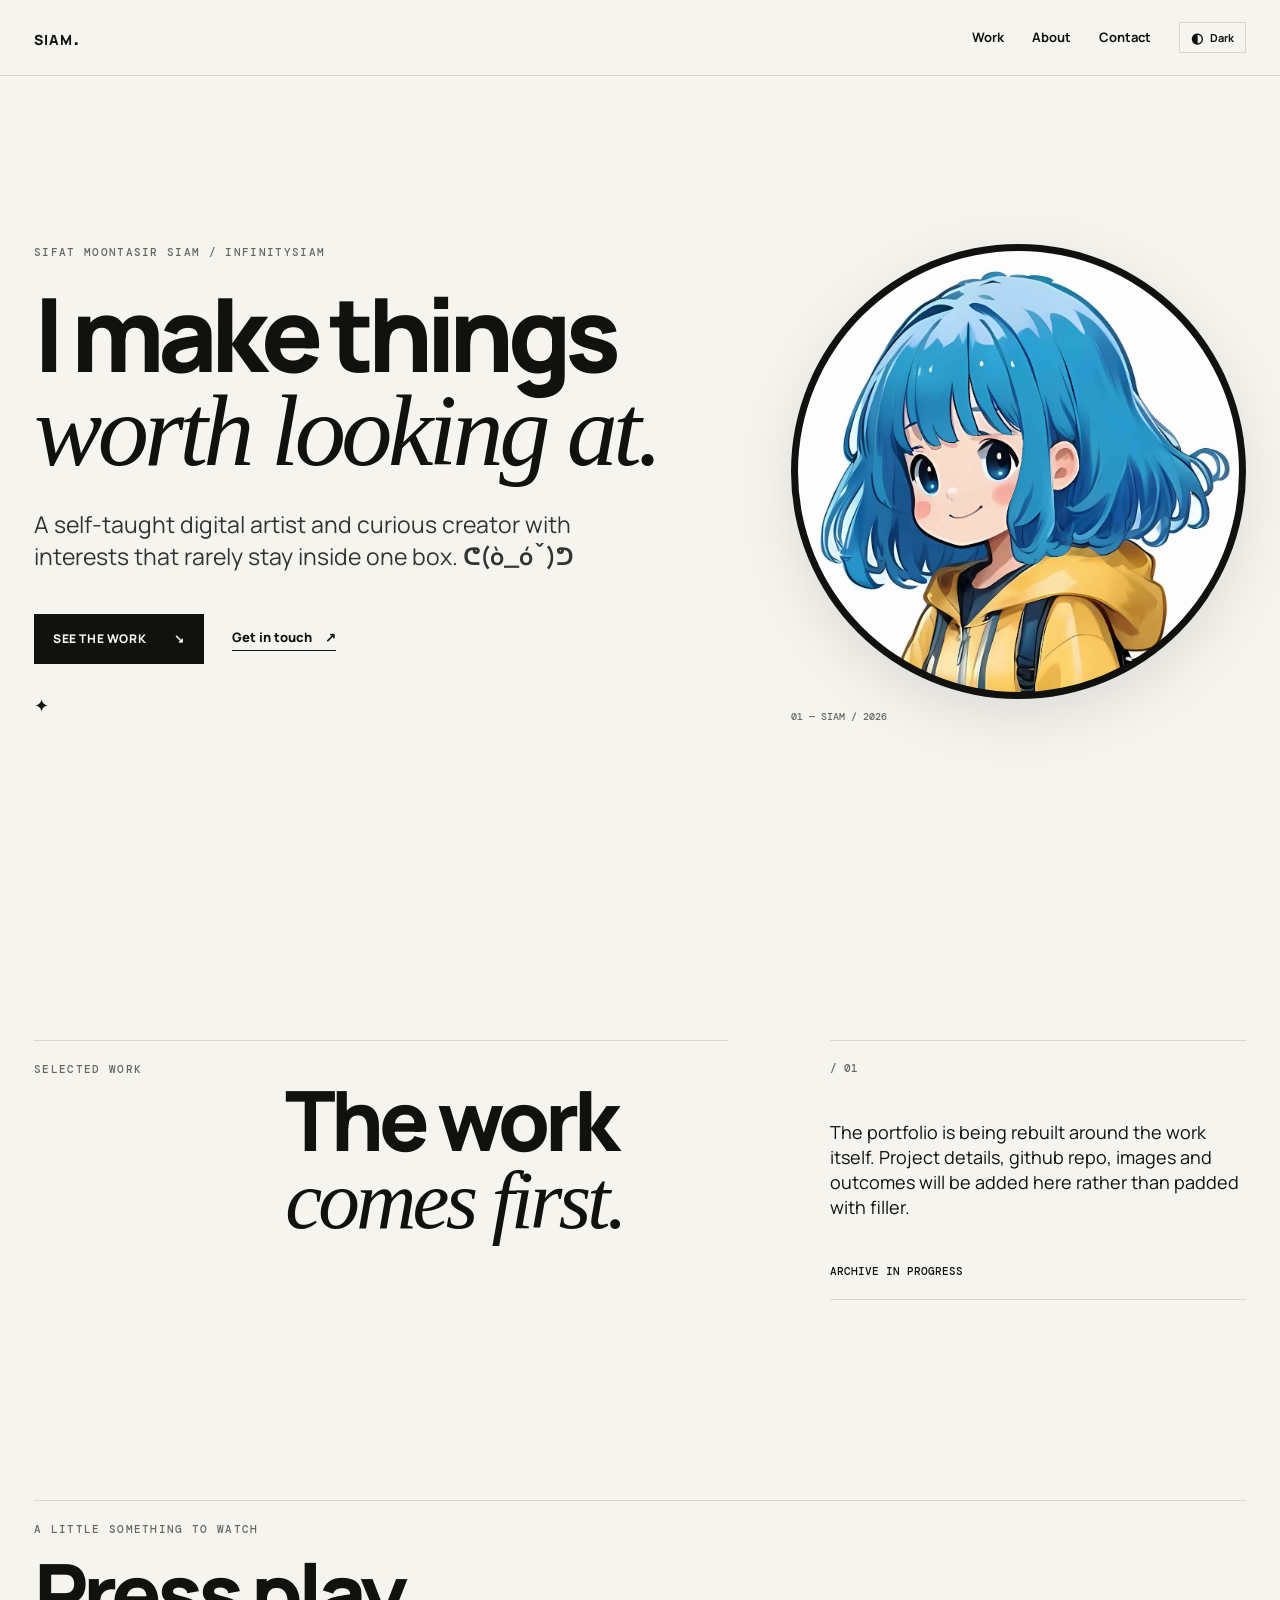
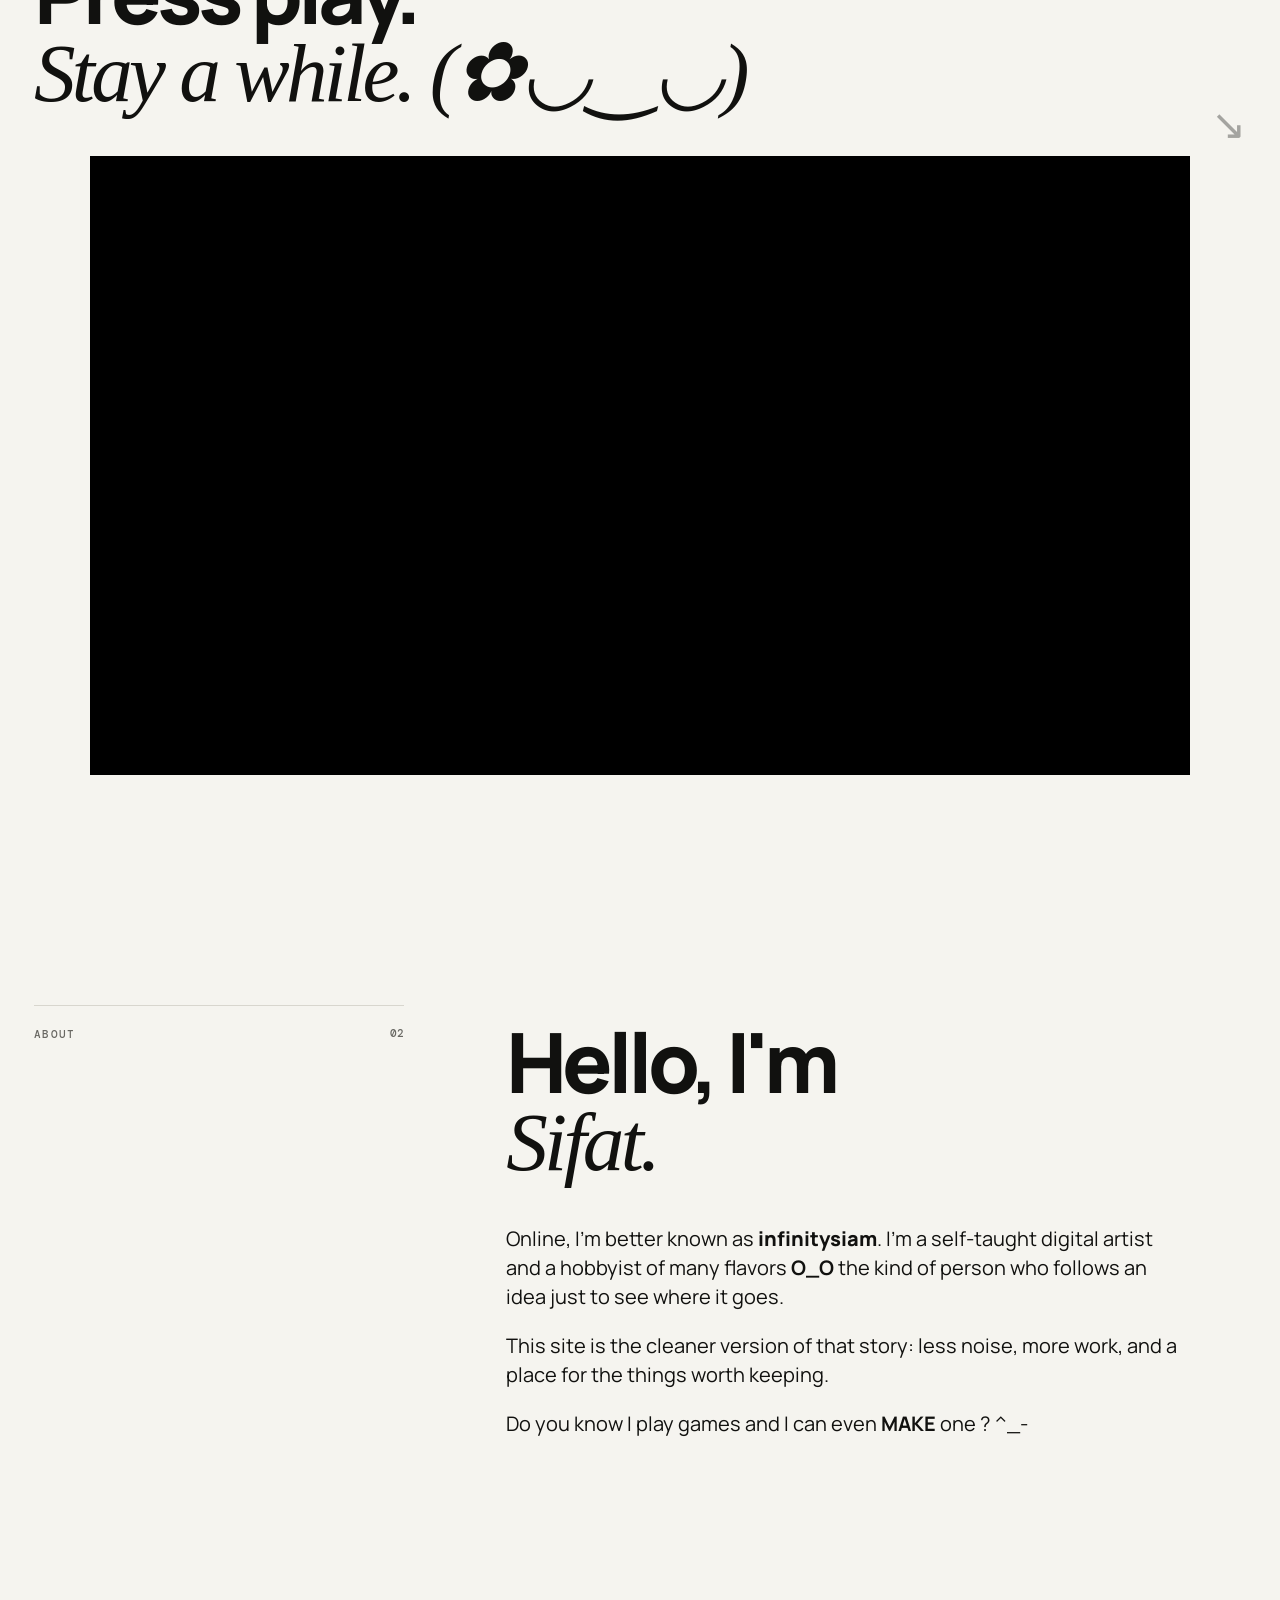
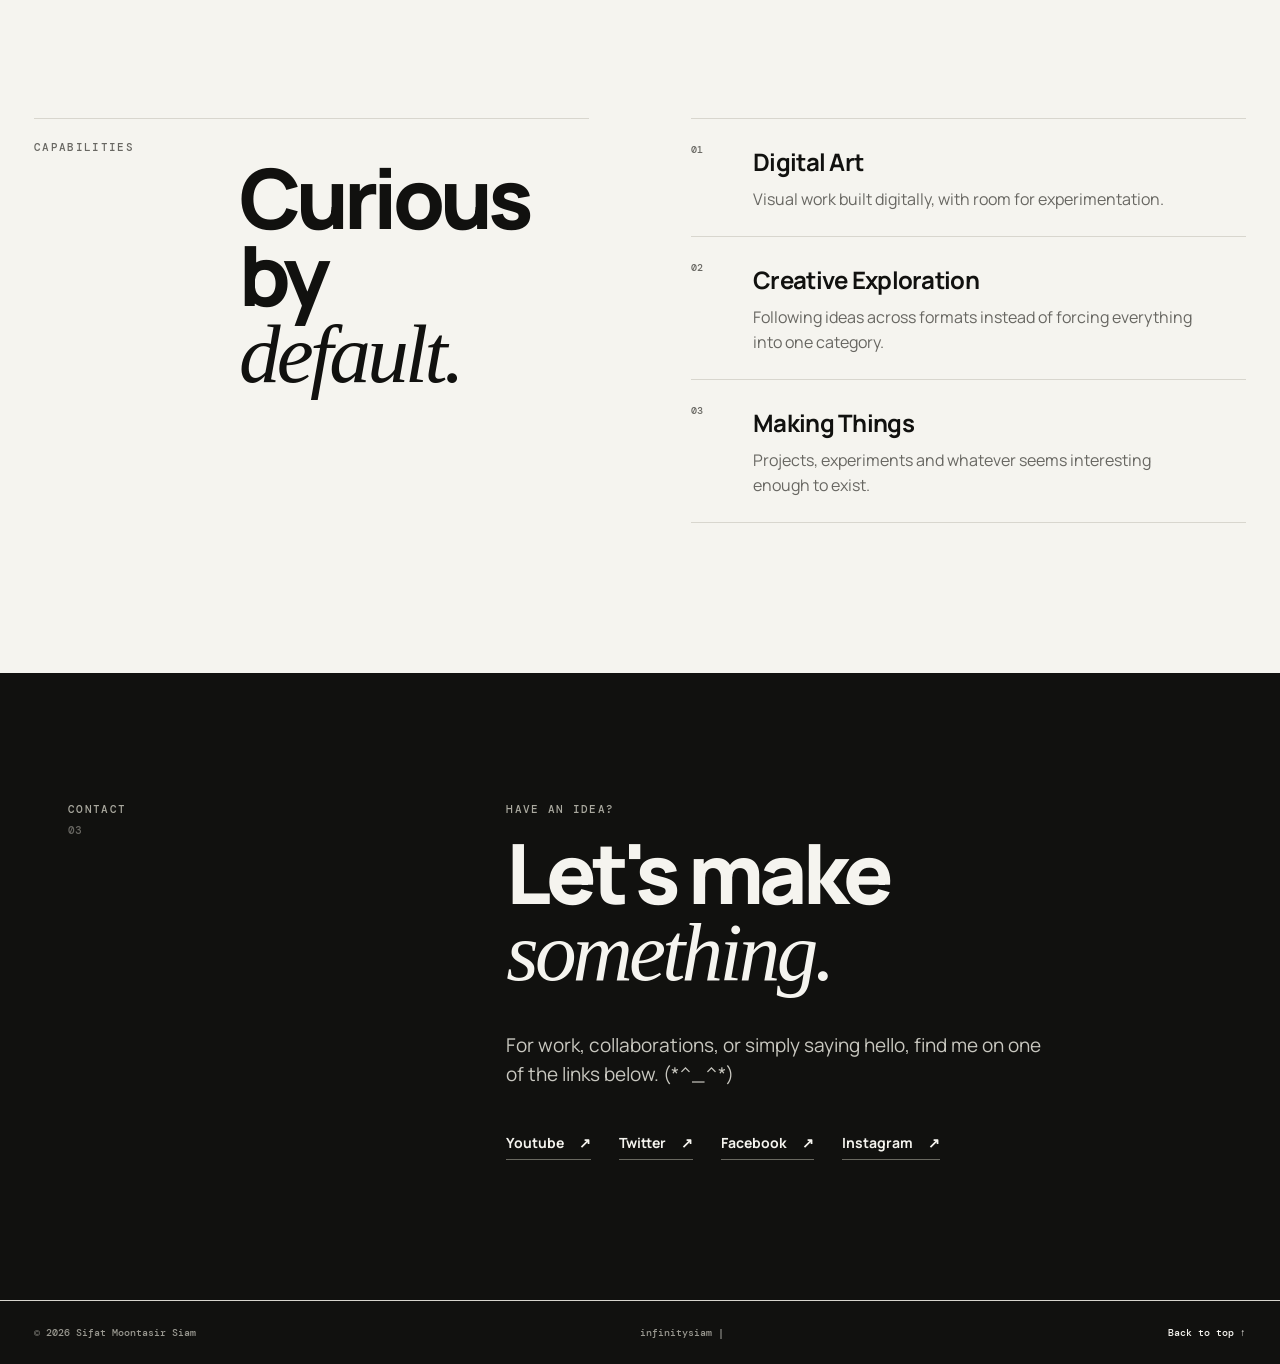
<file: index.html>
<!doctype html>
<html lang="en">
<head>
  <meta charset="utf-8">
  <meta name="viewport" content="width=device-width, initial-scale=1">
  <meta name="description" content="Sifat Moontasir Siam — self-taught digital artist and creator, known online as infinitysiam.">
  <meta name="theme-color" content="#080808">
  <meta property="og:title" content="Sifat Moontasir Siam — infinitysiam">
  <meta property="og:description" content="Self-taught digital artist and creator.">
  <meta property="og:type" content="website">
  <meta property="og:image" content="images/pic01.jpg">
  <title>Sifat Moontasir Siam — infinitysiam</title>
  <link rel="preconnect" href="https://fonts.googleapis.com">
  <link rel="preconnect" href="https://fonts.gstatic.com" crossorigin>
  <link href="https://fonts.googleapis.com/css2?family=DM+Mono:wght@400;500&family=Manrope:wght@400;500;600;700;800&display=swap" rel="stylesheet">
  <link rel="icon" href="images/logo.svg" type="image/svg+xml">
  <link rel="stylesheet" href="assets/css/main.css">
</head>
<body>
  <header class="site-header">
    <a class="wordmark" href="#top" aria-label="Siam home">SIAM<span>.</span></a>
    <nav aria-label="Primary navigation">
      <a href="#work">Work</a>
      <a href="#about">About</a>
      <a href="#contact">Contact</a>
      <button class="theme-toggle" type="button" aria-label="Switch to dark theme" aria-pressed="false"><span class="theme-icon">◐</span><span class="theme-label">Dark</span></button>
    </nav>
  </header>

  <main id="top">
    <section class="hero section-grid" aria-labelledby="hero-title">
      <div class="hero-copy reveal">
        <p class="eyebrow">SIFAT MOONTASIR SIAM / INFINITYSIAM</p>
        <h1 id="hero-title">I make things<br><em>worth looking at. </em></h1>
        <p class="lede">A self-taught digital artist and curious creator with interests that rarely stay inside one box. <b> ᕦ(ò_óˇ)ᕤ </b> </p>
        <div class="hero-actions">
          <a class="button button-dark" href="#work">See the work <span>↘</span></a>
          <a class="text-link" href="#contact">Get in touch <span>↗</span></a>
        </div>
      </div>
      <figure class="hero-image reveal">
        <div class="portrait-frame">
          <img src="images/pic01.jpg" alt="Portrait of Sifat Moontasir Siam" width="900" height="900">
        </div>
        <figcaption>01 — SIAM / 2026</figcaption>
      </figure>
    </section>

    <section id="work" class="work section" aria-labelledby="work-title">
      <div class="section-intro reveal">
        <p class="eyebrow">SELECTED WORK</p>
        <h2 id="work-title">The work<br><em>comes first.</em></h2>
      </div>
      <div class="work-note reveal">
        <span class="index">/ 01</span>
        <p>The portfolio is being rebuilt around the work itself. Project details, github repo, images and outcomes will be added here rather than padded with filler.</p>
        <span class="status">ARCHIVE IN PROGRESS</span>
      </div>
    </section>

    <section id="video" class="video-section section" aria-labelledby="video-title">
      <div class="video-heading reveal">
        <p class="eyebrow">A LITTLE SOMETHING TO WATCH</p>
        <h2 id="video-title">Press play.<br><em>Stay a while. (✿◡‿◡) </em></h2>
      </div>
      <div class="video-player reveal">
        <iframe
          src="https://www.youtube.com/embed/enW7OSgh_g8?rel=0"
          referrerpolicy="strict-origin-when-cross-origin"
          title="Sifat Moontasir Siam — featured video"
          loading="lazy"
          allow="accelerometer; autoplay; clipboard-write; encrypted-media; gyroscope; picture-in-picture; web-share"
          allowfullscreen></iframe>
      </div>
    </section>

    <section id="about" class="about section-grid" aria-labelledby="about-title">
      <div class="about-label reveal"><p class="eyebrow">ABOUT</p><span>02</span></div>
      <div class="about-copy reveal">
        <h2 id="about-title">Hello, I'm<br><em>Sifat.</em></h2>
        <p>Online, I'm better known as <strong>infinitysiam</strong>. I'm a self-taught digital artist and a hobbyist of many flavors <b>O_O </b> the kind of person who follows an idea just to see where it goes.</p> 
        <p>This site is the cleaner version of that story: less noise, more work, and a place for the things worth keeping.</p>
        <p> Do you know I play games and I can even <b>MAKE</b> one ? ^_- </p> 
      </div>
    </section>

    <section class="capabilities section" aria-labelledby="capabilities-title">
      <div class="section-intro reveal">
        <p class="eyebrow">CAPABILITIES</p>
        <h2 id="capabilities-title">Curious by<br><em>default.</em></h2>
      </div>
      <div class="capability-list reveal">
        <div><span>01</span><h3>Digital Art</h3><p>Visual work built digitally, with room for experimentation.</p></div>
        <div><span>02</span><h3>Creative Exploration</h3><p>Following ideas across formats instead of forcing everything into one category.</p></div>
        <div><span>03</span><h3>Making Things</h3><p>Projects, experiments and whatever seems interesting enough to exist.</p></div>
      </div>
    </section>

    <section id="contact" class="contact section-grid" aria-labelledby="contact-title">
      <div class="contact-label reveal"><p class="eyebrow">CONTACT</p><span>03</span></div>
      <div class="contact-copy reveal">
        <p class="eyebrow">HAVE AN IDEA?</p>
        <h2 id="contact-title">Let's make<br><em>something.</em></h2>
        <p>For work, collaborations, or simply saying hello, find me on one of the links below. (*^_^*) </p>
        <div class="socials">
          <a href="https://youtube.com/@infinitysiam" target="_blank" rel="noopener noreferrer">Youtube <span>↗</span></a>
          <a href="https://twitter.com/sifatsiam_" target="_blank" rel="noopener noreferrer">Twitter <span>↗</span></a>
          <a href="https://www.facebook.com/InfinitySiam/" target="_blank" rel="noopener noreferrer">Facebook <span>↗</span></a>
          <a href="https://www.instagram.com/sifatsiam_/" target="_blank" rel="noopener noreferrer">Instagram <span>↗</span></a>
        </div>
      </div>
    </section>
  </main>

  <footer class="site-footer">
    <span>© 2026 Sifat Moontasir Siam</span>
    <span>infinitysiam | </span>
    <a href="#top">Back to top ↑</a>
  </footer>

  <script src="assets/js/main.js"></script>
</body>
</html>
</file>
<file: assets/css/main.css>
/* hello buddy see it's simple css */
:root{
  color-scheme:light;
  --bg:#f5f4ef;
  --text:#11110f;
  --muted:#686762;
  --line:#d8d6ce;
  --surface:#ebe9e1;
  --accent:#11110f;
  --lede:#34342f;
  --max:1280px;
}
html[data-theme="dark"]{
  color-scheme:dark;
  --bg:#080808;
  --text:#f5f4ef;
  --muted:#a7a69f;
  --line:#292929;
  --surface:#151515;
  --accent:#f5f4ef;
  --lede:#e2e1d9;
}
*{box-sizing:border-box}
html{scroll-behavior:smooth}
body{
  margin:0;background:var(--bg);color:var(--text);font-family:Manrope,Arial,sans-serif;
  font-size:16px;line-height:1.55;transition:background-color .3s ease,color .3s ease;
  cursor:url("data:image/svg+xml,%3Csvg xmlns='http://www.w3.org/2000/svg' width='32' height='32' viewBox='0 0 32 32'%3E%3Ctext x='2' y='25' font-size='23'%3E🍌%3C/text%3E%3C/svg%3E") 3 3,auto;
}
a,button{cursor:pointer}a{color:inherit;text-decoration:none}img{display:block;max-width:100%}
::selection{background:var(--text);color:var(--bg)}
.site-header{height:76px;display:flex;align-items:center;justify-content:space-between;max-width:var(--max);margin:auto;padding:0 34px;border-bottom:1px solid var(--line)}
.wordmark{font-size:14px;font-weight:800;letter-spacing:.08em}.wordmark span{font-size:20px}
.site-header nav{display:flex;gap:28px;align-items:center;font-size:13px;font-weight:700}.site-header nav a{position:relative}
.site-header nav a:after{content:"";position:absolute;left:0;bottom:-5px;width:100%;height:1px;background:currentColor;transform:scaleX(0);transform-origin:right;transition:transform .3s ease}.site-header nav a:hover:after,.site-header nav a:focus-visible:after{transform:scaleX(1);transform-origin:left}
.theme-toggle{appearance:none;border:1px solid var(--line);background:transparent;color:var(--text);font:700 11px/1 Manrope,Arial,sans-serif;padding:9px 11px;display:inline-flex;align-items:center;gap:7px;transition:background .25s ease,color .25s ease,border-color .25s ease}.theme-toggle:hover{background:var(--text);color:var(--bg);border-color:var(--text)}.theme-icon{font-size:14px;line-height:0}
.section-grid{max-width:var(--max);margin:auto;padding-left:34px;padding-right:34px}
.hero{min-height:calc(100vh - 76px);display:grid;grid-template-columns:minmax(0,1.18fr) minmax(320px,.82fr);gap:8vw;align-items:center;padding-top:80px;padding-bottom:90px}
.eyebrow{font:500 11px/1.2 'DM Mono',monospace;letter-spacing:.12em;margin:0;color:var(--muted)}
h1,h2,h3,p{margin-top:0}.hero h1{font-size:clamp(54px,8vw,116px);line-height:.91;letter-spacing:-.065em;margin:28px 0 32px;font-weight:800}.hero h1 em,h2 em{font-family:Georgia,serif;font-weight:400;letter-spacing:-.045em}
.lede{font-size:clamp(18px,2vw,23px);line-height:1.35;max-width:590px;color:var(--lede)}
.hero-actions{display:flex;align-items:center;gap:28px;margin-top:42px}.button{display:inline-flex;align-items:center;gap:28px;padding:15px 18px;font-size:12px;font-weight:800;text-transform:uppercase;letter-spacing:.05em;border:1px solid var(--text);transition:transform .25s ease,background .25s ease}.button:hover{transform:translateY(-3px)}.button-dark{background:var(--text);color:var(--bg)}.button-dark:hover{background:var(--accent);color:var(--bg)}.text-link{font-size:13px;font-weight:800;border-bottom:1px solid var(--text);padding-bottom:3px}.text-link span{margin-left:10px}
.hero-image{margin:0;justify-self:end;width:min(100%,560px);display:flex;flex-direction:column;align-items:center}.portrait-frame{width:min(100%,560px);aspect-ratio:1;border-radius:50%;padding:7px;background:var(--text);box-shadow:0 18px 60px rgba(0,0,0,.10);overflow:hidden}.portrait-frame img{width:100%;height:100%;object-fit:cover;border-radius:50%;transition:transform .55s cubic-bezier(.2,.8,.2,1)}.hero-image:hover .portrait-frame img{transform:scale(1.025)}figcaption{align-self:flex-start;font:500 10px/1 'DM Mono',monospace;color:var(--muted);margin-top:13px}
.section{max-width:var(--max);margin:auto;padding:140px 34px}.section-intro{display:grid;grid-template-columns:1fr 2fr;gap:30px;border-top:1px solid var(--line);padding-top:22px}.section-intro h2,.about h2,.contact h2,.video-heading h2{font-size:clamp(46px,6.5vw,88px);line-height:.92;letter-spacing:-.06em;margin:18px 0 0;font-weight:800}
.work{display:grid;grid-template-columns:1.25fr .75fr;gap:8vw}.work-note{align-self:end;min-height:260px;border-top:1px solid var(--line);border-bottom:1px solid var(--line);padding:22px 0;display:flex;flex-direction:column;justify-content:space-between}.work-note p{font-size:18px;line-height:1.4;max-width:440px;margin:30px 0}.index,.status,.about-label span,.contact-label span{font:500 11px/1 'DM Mono',monospace;color:var(--muted)}.status{color:var(--text)}
.video-section{padding-top:60px}.video-heading{border-top:1px solid var(--line);padding-top:22px;margin-bottom:45px}.video-player{width:min(1100px,100%);margin:0 auto;aspect-ratio:16/9;background:#000;overflow:hidden}.video-player iframe{display:block;width:100%;height:100%;border:0}
.about{display:grid;grid-template-columns:1fr 2fr;gap:8vw;padding-top:90px;padding-bottom:150px}.about-label{border-top:1px solid var(--line);padding-top:22px;display:flex;justify-content:space-between}.about-copy{max-width:790px}.about-copy p{font-size:20px;line-height:1.45;max-width:680px}.about-copy h2{margin-bottom:44px}.about-copy strong{font-weight:800}
.capabilities{display:grid;grid-template-columns:1fr 1fr;gap:8vw;padding-top:110px;padding-bottom:150px}.capability-list{border-top:1px solid var(--line)}.capability-list>div{display:grid;grid-template-columns:42px 1fr;column-gap:20px;padding:24px 0;border-bottom:1px solid var(--line)}.capability-list span{font:500 10px 'DM Mono',monospace;color:var(--muted)}.capability-list h3{font-size:24px;letter-spacing:-.03em;margin:0}.capability-list p{grid-column:2;margin:7px 0 0;color:var(--muted);max-width:450px}
.contact{background:var(--text);color:var(--bg);max-width:none;display:grid;grid-template-columns:1fr 2fr;gap:8vw;padding-top:130px;padding-bottom:140px}.contact-label{max-width:var(--max);padding-left:34px}.contact-label .eyebrow,.contact-copy .eyebrow{color:#aaa99f}.contact-copy{max-width:760px;padding-right:34px}.contact h2{margin-bottom:40px}.contact-copy>p:not(.eyebrow){font-size:19px;max-width:550px;color:#c9c8c0}.socials{display:flex;gap:28px;flex-wrap:wrap;margin-top:42px}.socials a{font-size:14px;font-weight:700;border-bottom:1px solid #696860;padding-bottom:5px}.socials span{margin-left:12px}
.site-footer{display:flex;justify-content:space-between;gap:20px;padding:25px 34px;background:var(--text);color:#999890;border-top:1px solid var(--line);font:500 10px 'DM Mono',monospace}.site-footer a{color:var(--bg)}
.reveal{opacity:0;transform:translateY(22px);transition:opacity .7s ease,transform .7s ease}.reveal.visible{opacity:1;transform:none}:focus-visible{outline:2px solid var(--text);outline-offset:5px}.contact :focus-visible{outline-color:var(--bg)}
/* Small playful details, kept deliberately quiet. happy touch */
.hero-copy:after{content:'✦';display:block;width:max-content;margin-top:28px;font-size:18px;animation:floaty 3.6s ease-in-out infinite}.video-heading:after{content:'↘';float:right;font-size:42px;line-height:.6;opacity:.35;animation:bob 2.8s ease-in-out infinite}.wordmark:hover span{display:inline-block;animation:wiggle .45s ease-in-out}.button:hover span{display:inline-block;animation:bounce .55s ease-in-out}
@keyframes floaty{0%,100%{transform:translateY(0) rotate(0)}50%{transform:translateY(-7px) rotate(8deg)}}@keyframes bob{0%,100%{transform:translateY(0)}50%{transform:translateY(6px)}}@keyframes wiggle{0%,100%{transform:rotate(0)}35%{transform:rotate(-12deg)}70%{transform:rotate(10deg)}}@keyframes bounce{0%,100%{transform:translate(0,0)}50%{transform:translate(4px,-3px)}}
@media(max-width:800px){.site-header{height:68px;padding:0 20px}.site-header nav{gap:16px}.theme-toggle{padding:8px}.theme-label{display:none}.section-grid,.section{padding-left:20px;padding-right:20px}.hero{min-height:auto;grid-template-columns:1fr;gap:50px;padding-top:75px;padding-bottom:100px}.hero h1{font-size:clamp(52px,15vw,82px);margin-top:22px}.lede{font-size:18px}.hero-image{justify-self:center;width:min(100%,430px)}.portrait-frame{width:min(100%,430px)}.section{padding-top:95px;padding-bottom:95px}.work,.about,.capabilities,.contact{grid-template-columns:1fr;gap:45px}.section-intro{grid-template-columns:1fr;gap:0}.section-intro h2,.about h2,.contact h2,.video-heading h2{font-size:clamp(48px,14vw,76px)}.work-note{min-height:220px}.video-section{padding-top:35px}.video-heading{margin-bottom:30px}.about{padding-top:60px;padding-bottom:100px}.capabilities{padding-top:75px;padding-bottom:100px}.contact{padding-top:90px;padding-bottom:100px}.contact-label{padding-left:20px}.contact-copy{padding-right:20px}.site-footer{padding:22px 20px;flex-wrap:wrap}.site-footer span:nth-child(2){display:none}}
@media(prefers-reduced-motion:reduce){html{scroll-behavior:auto}.reveal{opacity:1;transform:none;transition:none}.button,.portrait-frame img,.theme-toggle{transition:none}.hero-copy:after,.video-heading:after{animation:none}}
</file>
